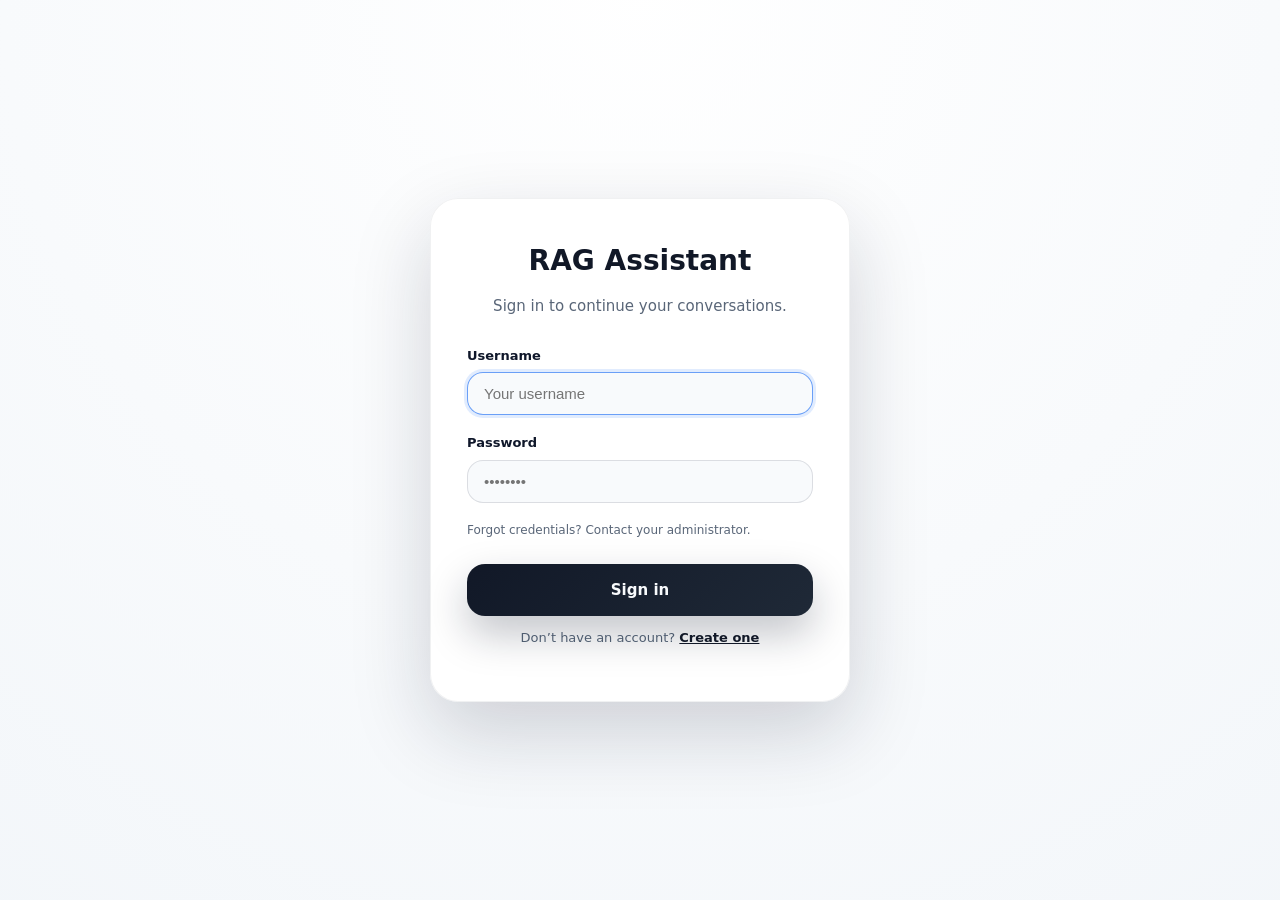
<file: index.html>
<!doctype html>
<html>
  <head>
    <meta charset="utf-8">
    <title>RenderJS Chat + Sidebar Demo</title>

    <!-- 让移动端按设备宽度渲染 -->
    <meta name="viewport" content="width=device-width, initial-scale=1">

    <!-- Core dependencies -->
    <script src="rsvp.js"></script>
    <script src="renderjs.js"></script>

    <!-- Root gadget logic：负责 Chat / Prompt 的联动 -->
    <script src="index_gadget.js"></script>

    <!-- 颜色变量（sidebar.css） -->
    <link rel="stylesheet" href="sidebar.css">

    <style>
      html,
      body {
        height: 100%;
        font-size: 12px;
        -webkit-text-size-adjust: 100%;
        text-size-adjust: 100%;
      }

      body {
        margin: 0;
        font-family: system-ui, -apple-system, BlinkMacSystemFont, "Helvetica Neue",
          Arial, sans-serif;
        background: #f3f4f6;

        display: flex;
        flex-direction: column;
        overflow: hidden; /* 滚动交给内部容器 */
        --app-header-bg: #ffffff;
        --app-header-border: rgba(15, 23, 42, 0.08);
        --app-header-foreground: #0f172a;
      }

      body.dark {
        --app-header-bg: #0b1120;
        --app-header-border: rgba(248, 250, 252, 0.15);
        --app-header-foreground: #e2e8f0;
      }

      body[data-auth-state="locked"] .app-shell {
        visibility: hidden;
        pointer-events: none;
      }

      body[data-auth-state="unlocked"] .app-shell {
        visibility: visible;
      }

      /* 顶层横向结构：左 Sidebar + 右主内容 */
      .app-shell {
        flex: 1;
        min-height: 0;

        display: flex;
        flex-direction: row;
      }

      /* 左侧 sidebar 容器（宽度由 sidebar gadget 内部控制） */
      [data-gadget-scope="sidebar"] {
        flex: 0 0 auto;
        /* 不设置宽度，由 sidebar 内部 .sidebar-root 决定 */
      }

      /* 右侧主内容区域 */
      .app-main {
        flex: 1 1 auto;
        min-width: 0;
        min-height: 0;

        display: flex;
        flex-direction: column;
        overflow: hidden;
      }

      .mobile-header {
        display: none;
      }

      @media (max-width: 1024px) {
        .mobile-header {
          display: block;
          position: sticky;
          top: 0;
          z-index: 5;
          background: var(--app-header-bg);
          border-bottom: 1px solid var(--app-header-border);
          color: var(--app-header-foreground);
          flex-shrink: 0;
        }

        .mobile-header-inner {
          padding: 0 16px;
        }
      }

      .sr-only {
        position: absolute;
        width: 1px;
        height: 1px;
        padding: 0;
        margin: -1px;
        overflow: hidden;
        clip: rect(0, 0, 0, 0);
        border: 0;
      }

      /* 整个聊天布局（上方滚动 chat，下方固定 prompt 或欢迎页） */
      .chat-layout {
        flex: 1;
        min-height: 0;
        height: 100%;
        overflow: hidden;

        display: flex;
        flex-direction: column;
        transition: background 0.2s ease;
      }

      .chat-layout[data-mode="landing"] .chat-scroll {
        display: none;
      }

      /* 上方滚动区域：滚动条在最右边 */
      .chat-scroll {
        flex: 1;
        min-height: 0;

        width: 100%;
        overflow-y: auto;
        overscroll-behavior: contain;
      }

      /* 中间一栏：居中，左右空白 */
      .page-center {
        width: 100%;
        margin: 0 auto;
        min-height: 0;

        display: flex;
        flex-direction: column;
      }

      /* 右侧的 chat gadget 容器 */
      [data-gadget-scope="chat"] {
        /* 在 page-center 内自然占满宽度即可 */
      }

      .prompt-zone {
        flex: 0 0 auto;
        padding: 0 0 16px;
        flex-shrink: 0;
      }

      .prompt-zone-inner {
        width: 100%;
        max-width: 960px;
        margin: 0 auto;
        padding: 0 16px;
        display: flex;
        flex-direction: column;
        align-items: stretch;
        gap: 16px;
      }

      .prompt-landing-title {
        display: none;
        text-align: center;
        font-size: 2.2rem;
        line-height: 1.25;
        font-weight: 600;
        margin: 0;
        color: inherit;
      }

      .chat-layout[data-mode="landing"] {
        overflow: hidden;
      }

      .chat-layout[data-mode="landing"] .prompt-zone {
        flex: 1;
        display: flex;
        align-items: center;
        justify-content: center;
        padding: 32px 0;
        overflow: hidden;
      }

      .chat-layout[data-mode="landing"] .prompt-zone-inner {
        min-height: 60vh;
        justify-content: center;
        align-items: center;
      }

      .auth-layer {
        position: fixed;
        inset: 0;
        z-index: 50;
        align-items: stretch;
        justify-content: center;
        background: radial-gradient(circle at top, rgba(15, 23, 42, 0.2), rgba(0, 0, 0, 0.65));
      }

      body[data-auth-state="unlocked"] .auth-layer {
        display: none;
      }

      .chat-layout[data-mode="landing"] .prompt-landing-title {
        display: block;
      }
    </style>
  </head>
  <body data-auth-state="locked">
      <div class="app-shell">
      <!-- 左侧 AppSidebar gadget -->
      <div
        data-gadget-url="app_sidebar_gadget.html"
        data-gadget-scope="sidebar"
        data-gadget-sandbox="public"
      ></div>

      <!-- 右侧主内容：Chat + Prompt -->
      <div class="app-main" data-role="app-main">
        <div class="mobile-header" data-role="mobile-header-container">
          <div class="mobile-header-inner">
            <div
              data-gadget-url="mobile_header_gadget.html"
              data-gadget-scope="header"
              data-gadget-sandbox="public"
            ></div>
          </div>
        </div>

        <div class="chat-layout" data-role="chat-layout" data-mode="chat">
          <!-- 上方滚动区域：Chat Container -->
          <div class="chat-scroll">
            <div class="page-center">
              <div
                data-gadget-url="chat_container_gadget.html"
                data-gadget-scope="chat"
                data-gadget-sandbox="public"
              ></div>
            </div>
          </div>

          <!-- 下方固定 Prompt Input -->
          <div class="prompt-zone">
            <div class="prompt-zone-inner">
              <h2 class="prompt-landing-title">RAG Assistant</h2>
              <div class="page-center">
                <div
                  data-gadget-url="prompt_input_gadget.html"
                  data-gadget-scope="prompt"
                  data-gadget-sandbox="public"
                ></div>
              </div>
            </div>
          </div>
        </div>
      </div>
    </div>

    <div class="auth-layer" data-role="auth-layer">
      <div
        data-gadget-url="auth_screen_gadget.html"
        data-gadget-scope="auth"
        data-gadget-sandbox="public"
      ></div>
    </div>

    <noscript>Please enable JavaScript.</noscript>
  </body>
</html>
</file>
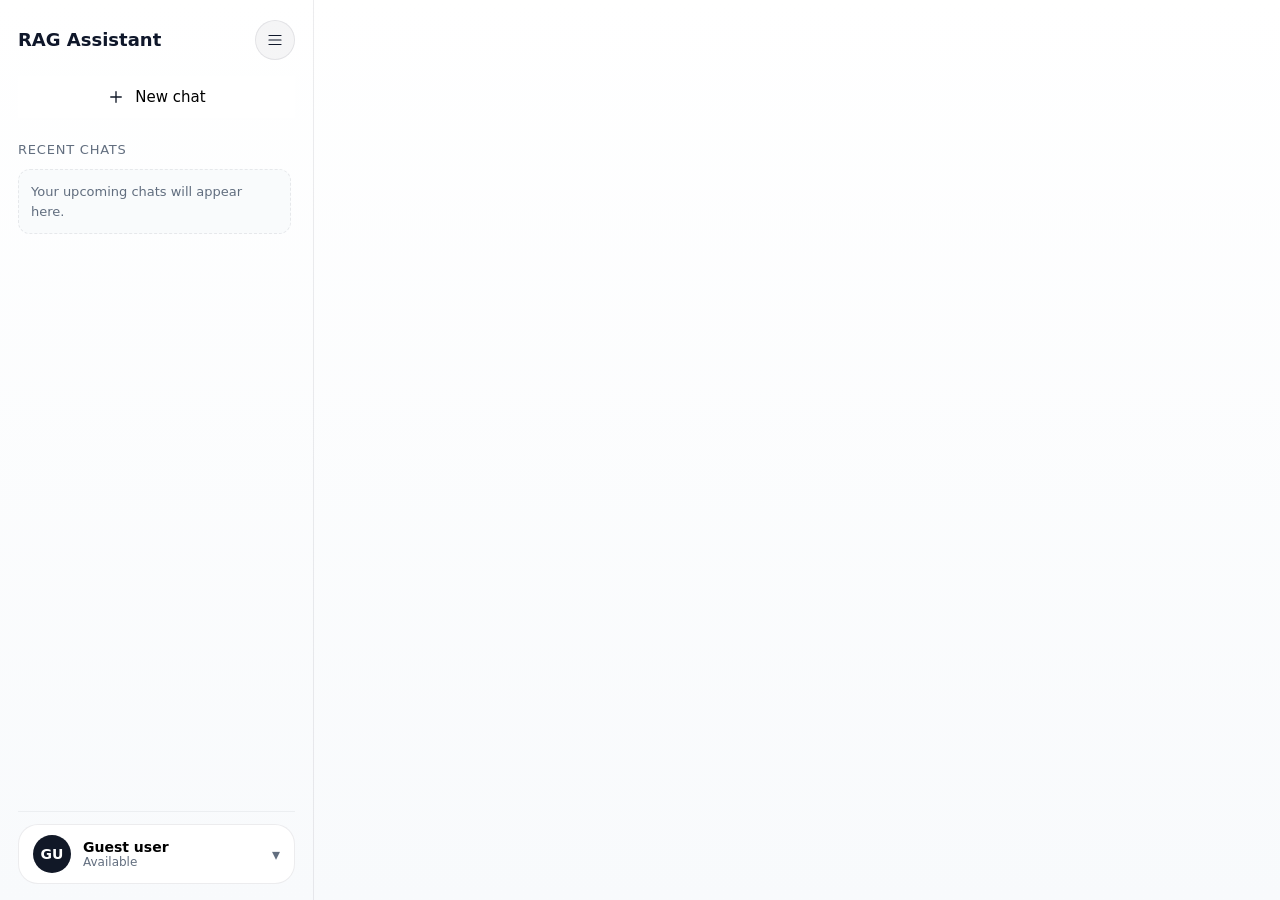
<file: app_sidebar_gadget.html>
<!doctype html>
<html>
  <head>
    <meta charset="utf-8">
    <title>App Sidebar Gadget</title>

    <script src="rsvp.js"></script>
    <script src="renderjs.js"></script>
    <script src="app_sidebar_gadget.js"></script>
  </head>
  <body>
    <style>
      :root {
        color-scheme: light;
        --sidebar-bg: linear-gradient(180deg, #ffffff 0%, #f8fafc 100%);
        --sidebar-border: rgba(15, 23, 42, 0.08);
        --sidebar-muted: rgba(71, 85, 105, 0.85);
        --sidebar-foreground: #0f172a;
        --sidebar-accent: #f1f5f9;
        --sidebar-accent-strong: #e2e8f0;
        --sidebar-primary: #111827;
        --sidebar-radius: 20px;
        --sidebar-card: #ffffff;
        --sidebar-card-muted: rgba(15, 23, 42, 0.04);
        --sidebar-avatar-bg: #111827;
        --sidebar-avatar-fg: #ffffff;
      }

      :root.dark {
        color-scheme: dark;
        --sidebar-bg: linear-gradient(180deg, #0b1120 0%, #111827 100%);
        --sidebar-border: rgba(248, 250, 252, 0.15);
        --sidebar-muted: rgba(226, 232, 240, 0.75);
        --sidebar-foreground: #f8fafc;
        --sidebar-accent: rgba(255, 255, 255, 0.08);
        --sidebar-accent-strong: rgba(255, 255, 255, 0.22);
        --sidebar-primary: #ffffff;
        --sidebar-card: #182133;
        --sidebar-card-muted: #1f2940;
        --sidebar-avatar-bg: rgba(248, 250, 252, 0.9);
        --sidebar-avatar-fg: #0b1120;
      }

      *,
      *::before,
      *::after {
        box-sizing: border-box;
      }

      body {
        margin: 0;
        font-family: "Inter", "SF Pro Display", system-ui, -apple-system,
          BlinkMacSystemFont, "Segoe UI", sans-serif;
        color: var(--sidebar-foreground);
        background: var(--sidebar-bg);
      }

      button {
        font: inherit;
      }

      .dark body {
        background: var(--sidebar-bg);
        color: var(--sidebar-foreground);
      }

      .sidebar-root {
        position: relative;
        width: 314px;
        height: 100vh;
        background: var(--sidebar-bg);
        border-right: 1px solid var(--sidebar-border);
        display: flex;
        flex-direction: column;
        transition: width 0.25s ease, transform 0.25s ease;
        overflow: hidden;
      }

      .sidebar-root[data-state="collapsed"] {
        width: 72px;
      }

      .sidebar-panel {
        flex: 1;
        display: flex;
        flex-direction: column;
        padding: 20px 18px 16px;
        gap: 16px;
        height: 100%;
        position: relative;
        z-index: 20;
      }

      .sidebar-scroll {
        flex: 1;
        min-height: 0;
        display: flex;
        flex-direction: column;
        gap: 24px;
      }

      .sidebar-header {
        display: flex;
        flex-direction: column;
        gap: 16px;
        width: 100%;
        flex-shrink: 0;
      }

      .sidebar-header-top {
        display: flex;
        align-items: center;
        justify-content: space-between;
      }

      .sidebar-root[data-state="expanded"] .sidebar-header-top {
        width: 100%;
      }

      .sidebar-brand {
        display: flex;
        flex-direction: row;
        align-items: baseline;
        gap: 8px;
      }

      .sidebar-brand-title {
        font-size: 18px;
        font-weight: 600;
        line-height: 1.2;
      }

      .sidebar-brand-subtitle {
        font-size: 14px;
        color: var(--sidebar-muted);
        letter-spacing: 0.05em;
        text-transform: uppercase;
      }

      .sidebar-trigger {
        width: 40px;
        height: 40px;
        border-radius: 9999px;
        border: 1px solid var(--sidebar-border);
        background: var(--sidebar-card-muted);
        color: var(--sidebar-foreground);
        display: inline-flex;
        align-items: center;
        justify-content: center;
        cursor: pointer;
        transition: background 0.15s ease, color 0.15s ease;
        margin-left: auto;
      }

      .sidebar-trigger:hover {
        background: var(--sidebar-accent);
      }

      .sidebar-trigger svg {
        width: 18px;
        height: 18px;
      }

      .sidebar-newchat {
        width: 100%;
        border: none;
        background: var(--sidebar-card);
        padding: 12px 16px;
        display: inline-flex;
        align-items: center;
        justify-content: center;
        gap: 10px;
        cursor: pointer;
        transition: transform 0.2s ease, box-shadow 0.2s ease;
        font-size: 15px;
      }

      .sidebar-newchat:hover {
        background: var(--sidebar-accent);
      }

      .sidebar-newchat-icon {
        width: 18px;
        height: 18px;
        display: inline-flex;
        align-items: center;
        justify-content: center;
        color: var(--sidebar-primary);
      }

      .sidebar-section {
        display: flex;
        flex-direction: column;
        gap: 12px;
      }

      .sidebar-section-label {
        font-size: 13px;
        letter-spacing: 0.06em;
        text-transform: uppercase;
        color: var(--sidebar-muted);
      }

      .sidebar-state-message {
        border-radius: 12px;
        padding: 12px;
        font-size: 13px;
        line-height: 1.5;
        display: none;
      }

      .sidebar-state-message[data-state="error"][data-visible="true"] {
        display: block;
        border: 1px solid rgba(239, 68, 68, 0.4);
        background: rgba(239, 68, 68, 0.08);
        color: #b91c1c;
      }

      .sidebar-state-message[data-state="empty"][data-visible="true"] {
        display: block;
        border: 1px dashed var(--sidebar-border);
        background: rgba(248, 250, 252, 0.8);
        color: var(--sidebar-muted);
      }

      .sidebar-skeletons {
        display: none;
        flex-direction: column;
        gap: 8px;
      }

      .sidebar-skeletons[data-active="true"] {
        display: flex;
      }

      .sidebar-skeleton {
        height: 44px;
        border-radius: 12px;
        background: linear-gradient(
          90deg,
          rgba(226, 232, 240, 0.8),
          rgba(237, 242, 247, 0.8),
          rgba(226, 232, 240, 0.8)
        );
        background-size: 200% 100%;
        animation: sidebar-shimmer 1.2s ease-in-out infinite;
      }

      @keyframes sidebar-shimmer {
        0% {
          background-position: 200% 0;
        }
        100% {
          background-position: -200% 0;
        }
      }

      .sidebar-session-scroll {
        flex: 1;
        min-height: 0;
        overflow-y: auto;
        display: flex;
        flex-direction: column;
        padding-right: 4px;
        gap: 24px;
      }

      .sidebar-session-scroll::-webkit-scrollbar {
        width: 6px;
      }

      .sidebar-session-scroll::-webkit-scrollbar-track {
        background: transparent;
      }

      .sidebar-session-scroll::-webkit-scrollbar-thumb {
        background: rgba(148, 163, 184, 0.5);
        border-radius: 4px;
      }

      .sidebar-session-list {
        display: flex;
        flex-direction: column;
        gap: 10px;
      }

      .sidebar-session-list[data-hidden="true"] {
        display: none;
      }

      .sidebar-session-item {
        position: relative;
        z-index: 0;
      }

      .sidebar-session-item[data-menu-open="true"] {
        z-index: 50;
      }

      .sidebar-session-button {
        width: 100%;
        border: none;
        background: var(--sidebar-card);
        display: flex;
        align-items: center;
        justify-content: space-between;
        gap: 12px;
        padding: 12px 42px 12px 14px;
        text-align: left;
        cursor: pointer;
        transition: border-color 0.15s ease, box-shadow 0.15s ease,
          background 0.15s ease;
        color: var(--sidebar-foreground);
      }

      .sidebar-session-button[data-active="true"] {
        background: var(--sidebar-accent);
        border-color: var(--sidebar-accent-strong);
        box-shadow: inset 0 0 0 1px rgba(15, 23, 42, 0.08);
      }

      .sidebar-session-title {
        display: block;
        flex: 1;
        overflow: hidden;
        text-overflow: ellipsis;
        white-space: nowrap;
        font-size: 1.2rem;
        font-weight: 500;
      }

      .sidebar-session-actions {
        position: absolute;
        right: 6px;
        top: 50%;
        transform: translateY(-50%);
      }

      .sidebar-session-more-btn {
        width: 28px;
        height: 28px;
        border-radius: 9999px;
        border: none;
        background: transparent;
        color: var(--sidebar-muted);
        display: inline-flex;
        align-items: center;
        justify-content: center;
        cursor: pointer;
      }

      .sidebar-session-more-btn:hover {
        background: var(--sidebar-accent);
        color: var(--sidebar-foreground);
      }

      .sidebar-session-menu {
        position: absolute;
        right: 6px;
        top: calc(100% + 6px);
        min-width: 160px;
        border-radius: 12px;
        border: 1px solid var(--sidebar-border);
        background: var(--sidebar-card);
        box-shadow: 0 14px 30px rgba(15, 23, 42, 0.15);
        padding: 4px;
        display: none;
        z-index: 80;
      }

      .sidebar-session-menu[data-open="true"] {
        display: flex;
        flex-direction: column;
      }

      .sidebar-session-menu button {
        border: none;
        background: transparent;
        border-radius: 10px;
        padding: 8px 10px;
        text-align: left;
        font-size: 14px;
        color: var(--sidebar-foreground);
        cursor: pointer;
      }

      .sidebar-session-menu button:hover {
        background: var(--sidebar-accent);
      }

      .sidebar-session-menu button[data-variant="danger"] {
        color: #b91c1c;
      }

      .sidebar-footer {
        border-top: 1px solid rgba(15, 23, 42, 0.05);
        padding-top: 12px;
        display: flex;
        flex-direction: column;
        gap: 12px;
        flex-shrink: 0;
      }

      .sidebar-account {
        position: relative;
      }

      .sidebar-account-trigger {
        width: 100%;
        border: 1px solid var(--sidebar-border);
        border-radius: 20px;
        padding: 10px 14px;
        background: var(--sidebar-card);
        display: flex;
        align-items: center;
        gap: 12px;
        cursor: pointer;
      }

      .sidebar-account-avatar {
        width: 38px;
        height: 38px;
        border-radius: 50%;
        background: var(--sidebar-avatar-bg);
        color: var(--sidebar-avatar-fg);
        display: inline-flex;
        align-items: center;
        justify-content: center;
        font-weight: 600;
        font-size: 14px;
      }

      .sidebar-account-text {
        flex: 1;
        display: flex;
        flex-direction: column;
        text-align: left;
      }

      .sidebar-account-name {
        font-size: 14px;
        font-weight: 600;
      }

      .sidebar-account-hint {
        font-size: 12px;
        color: var(--sidebar-muted);
      }

      .sidebar-account-caret {
        color: var(--sidebar-muted);
      }

      .sidebar-account-menu {
        position: absolute;
        right: 0;
        bottom: calc(100% + 6px);
        min-width: 220px;
        border-radius: 16px;
        border: 1px solid var(--sidebar-border);
        background: var(--sidebar-card);
        box-shadow: 0 18px 40px rgba(15, 23, 42, 0.22);
        padding: 12px;
        display: none;
        z-index: 60;
      }


      .sidebar-account[data-open="true"] .sidebar-account-menu {
        display: flex;
        flex-direction: column;
        gap: 10px;
      }

      .sidebar-account-menu-header {
        display: flex;
        align-items: center;
        gap: 10px;
        padding-bottom: 8px;
        border-bottom: 1px solid var(--sidebar-border);
      }

      .sidebar-account-menu-item {
        border: none;
        border-radius: 12px;
        padding: 10px 12px;
        background: rgba(15, 23, 42, 0.04);
        text-align: left;
        font-size: 14px;
        cursor: pointer;
      }

      .sidebar-account-menu-item:hover {
        background: rgba(15, 23, 42, 0.08);
      }

      .sidebar-account-menu-item--has-hint {
        display: flex;
        flex-direction: column;
        align-items: flex-start;
        gap: 2px;
      }

      .sidebar-account-menu-item-hint {
        font-size: 12px;
        color: var(--sidebar-muted);
      }

      .sidebar-account-menu-item--danger {
        color: #b91c1c;
      }

      .sidebar-backdrop {
        position: fixed;
        inset: 0;
        background: transparent;
        opacity: 0;
        pointer-events: none;
        transition: opacity 0.2s ease;
        z-index: 10;
      }

      .sidebar-root.sidebar-root--mobile-open .sidebar-backdrop {
        opacity: 1;
        pointer-events: auto;
      }

      .sidebar-root.sidebar-root--mobile {
        position: fixed;
        inset: 0 auto 0 0;
        transform: translateX(-100%);
        z-index: 30;
      }

      .sidebar-root.sidebar-root--mobile.sidebar-root--mobile-open {
        transform: translateX(0);
        box-shadow: 20px 0 60px rgba(15, 23, 42, 0.35);
      }

      .sr-only {
        position: absolute;
        width: 1px;
        height: 1px;
        padding: 0;
        margin: -1px;
        overflow: hidden;
        clip: rect(0, 0, 0, 0);
        border: 0;
      }

      .sidebar-root[data-state="collapsed"] .sidebar-header-top {
        justify-content: flex-end;
      }

      .sidebar-root[data-state="collapsed"] .sidebar-brand-subtitle,
      .sidebar-root[data-state="collapsed"] .sidebar-brand-title,
      .sidebar-root[data-state="collapsed"] .sidebar-section-label,
      .sidebar-root[data-state="collapsed"] .sidebar-state-message,
      .sidebar-root[data-state="collapsed"] .sidebar-session-scroll {
        display: none !important;
      }

      .sidebar-root[data-state="collapsed"] {
        overflow: visible;
      }

      .sidebar-root[data-state="collapsed"] .sidebar-panel {
        padding: 16px 8px;
      }

      .sidebar-root[data-state="collapsed"] .sidebar-footer {
        margin-top: auto;
        padding-top: 0;
        display: flex !important;
        align-items: center;
      }

      .sidebar-root[data-state="collapsed"] .sidebar-account-trigger {
        justify-content: center;
        width: 48px;
        height: 48px;
        border-radius: 999px;
        padding: 4px;
      }

      .sidebar-root[data-state="collapsed"] .sidebar-account-text,
      .sidebar-root[data-state="collapsed"] .sidebar-account-caret {
        display: none;
      }

      .sidebar-root[data-state="collapsed"] .sidebar-account-menu:not(
          [data-floating="true"]
        ) {
        bottom: auto;
        top: calc(100% + 6px);
        left: 50%;
        right: auto;
        transform: translateX(-50%);
      }

      .sidebar-account-menu[data-floating="true"] {
        position: fixed;
        right: auto;
        bottom: auto;
        transform: none;
        z-index: 400;
        max-width: min(320px, calc(100vw - 32px));
      }

      .sidebar-root[data-state="collapsed"] .sidebar-trigger {
        width: 40px;
        height: 40px;
      }

      .sidebar-root[data-state="collapsed"] .sidebar-newchat {
        width: 40px;
        height: 40px;
        padding: 0;
        border-radius: 9999px;
        justify-content: center;
      }

      .sidebar-root[data-state="collapsed"] .sidebar-newchat span:nth-of-type(2) {
        display: none;
      }

      .sidebar-root[data-state="collapsed"] .sidebar-session-button {
        padding: 12px;
        justify-content: center;
      }

      .sidebar-root[data-state="collapsed"] .sidebar-session-title {
        display: none;
      }

      @media (max-width: 1024px) {
        .sidebar-root {
          position: fixed;
          inset: 0 auto 0 0;
          transform: translateX(-100%);
          z-index: 30;
        }

        .sidebar-root.sidebar-root--mobile-open {
          transform: translateX(0);
        }
      }
    </style>

    <div class="sidebar-root" data-role="sidebar-root" data-state="expanded">
      <div class="sidebar-panel">
        <div class="sidebar-scroll">
          <header class="sidebar-header">
            <div class="sidebar-header-top">
              <div class="sidebar-brand">
                <span class="sidebar-brand-title">RAG Assistant</span>
              </div>
              <button
                type="button"
                class="sidebar-trigger"
                data-action="sidebar-toggle"
              >
                <span class="sr-only">Toggle sidebar (Ctrl/Cmd + B)</span>
                <svg
                  viewBox="0 0 24 24"
                  fill="none"
                  stroke="currentColor"
                  stroke-width="1.6"
                  stroke-linecap="round"
                  stroke-linejoin="round"
                >
                  <path d="M4 6h16" />
                  <path d="M4 12h16" />
                  <path d="M4 18h16" />
                </svg>
              </button>
            </div>
            <button type="button" class="sidebar-newchat" data-action="new-chat">
              <span class="sidebar-newchat-icon" aria-hidden="true">
                <svg
                  viewBox="0 0 24 24"
                  fill="none"
                  stroke="currentColor"
                  stroke-width="1.8"
                  stroke-linecap="round"
                  stroke-linejoin="round"
                >
                  <path d="M12 5v14" />
                  <path d="M5 12h14" />
                </svg>
              </span>
              <span>New chat</span>
            </button>
          </header>

          <div class="sidebar-session-scroll">
            <section class="sidebar-section">
              <div class="sidebar-section-label">Recent chats</div>
              <div
                class="sidebar-state-message"
                data-role="sessions-error"
                data-state="error"
                data-visible="false"
              ></div>
              <div
                class="sidebar-state-message"
                data-role="sessions-empty"
                data-state="empty"
                data-visible="false"
              >
                Your upcoming chats will appear here.
              </div>
              <div class="sidebar-skeletons" data-role="sessions-loading">
                <div class="sidebar-skeleton"></div>
                <div class="sidebar-skeleton"></div>
                <div class="sidebar-skeleton"></div>
              </div>
              <div class="sidebar-session-list" data-role="session-list"></div>
            </section>
          </div>
        </div>

        <footer class="sidebar-footer">
          <div class="sidebar-account" data-role="account" data-open="false">
            <button
              type="button"
              class="sidebar-account-trigger"
              data-action="account-toggle"
            >
              <span class="sidebar-account-avatar" data-role="account-avatar">
                UU
              </span>
              <span class="sidebar-account-text">
                <span
                  class="sidebar-account-name"
                  data-role="account-name"
                >
                  User
                </span>
                <span class="sidebar-account-hint">Available</span>
              </span>
              <span class="sidebar-account-caret">▾</span>
            </button>
            <div class="sidebar-account-menu" data-role="account-menu">
              <div class="sidebar-account-menu-header">
                <span
                  class="sidebar-account-avatar"
                  data-role="account-avatar-menu"
                >
                  UU
                </span>
                <div>
                  <div
                    class="sidebar-account-name"
                    data-role="account-name-menu"
                  >
                    User
                  </div>
                  <div
                    class="sidebar-account-username"
                    data-role="account-username"
                  >
                    user
                  </div>
                </div>
              </div>
              <button
                type="button"
                class="sidebar-account-menu-item sidebar-account-menu-item--has-hint"
                data-action="toggle-theme"
                data-role="theme-menu-item"
              >
                <span>Toggle theme</span>
                <span
                  class="sidebar-account-menu-item-hint"
                  data-role="theme-menu-label"
                >
                  Switch to dark mode
                </span>
              </button>
              <button
                type="button"
                class="sidebar-account-menu-item"
                data-action="account-settings"
              >
                Settings
              </button>
              <button
                type="button"
                class="sidebar-account-menu-item sidebar-account-menu-item--danger"
                data-action="sign-out"
              >
                Log out
              </button>
            </div>
          </div>
        </footer>
      </div>

      <div
        class="sidebar-backdrop"
        data-role="sidebar-backdrop"
        data-action="sidebar-backdrop"
      ></div>
    </div>
  </body>
</html>
</file>
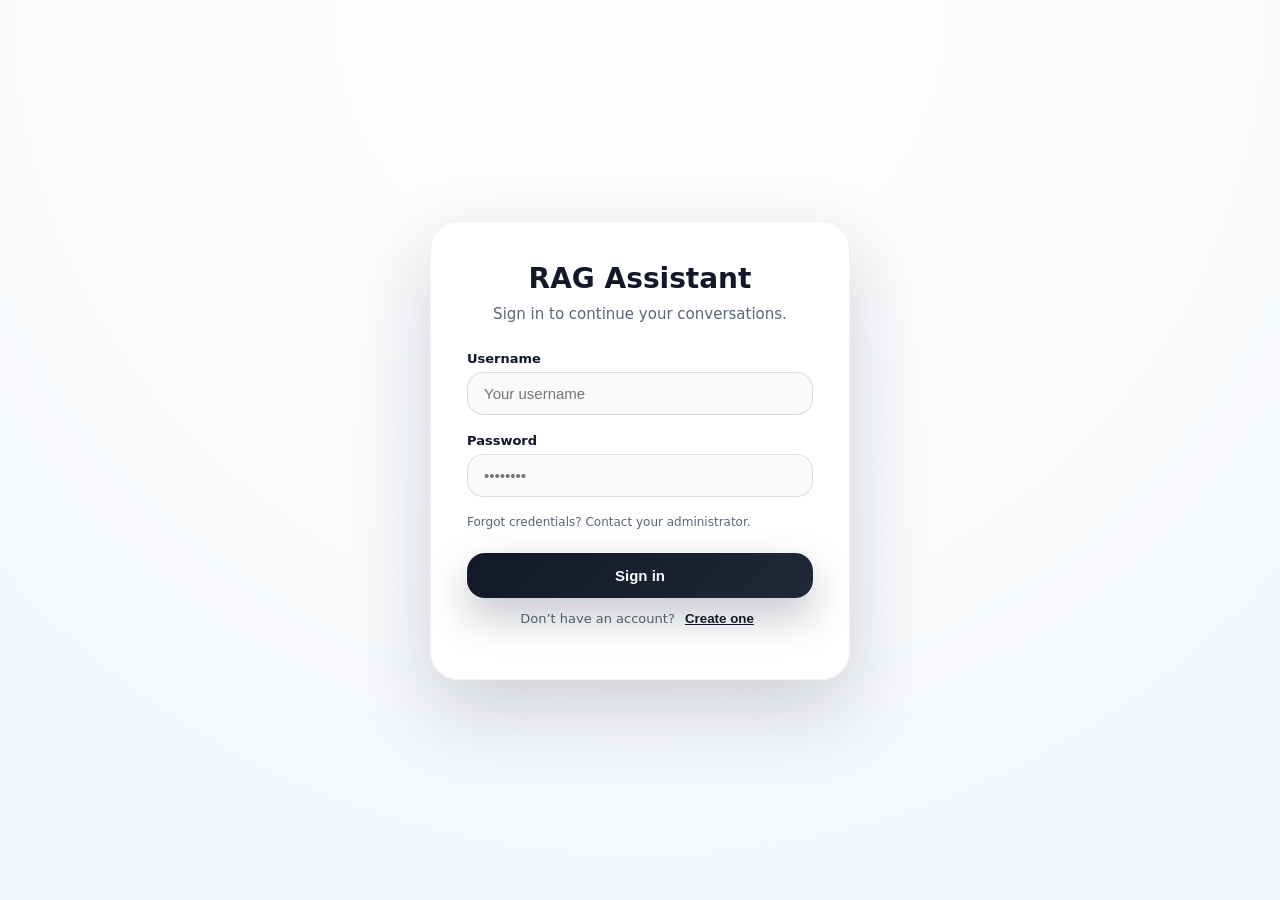
<file: auth_screen_gadget.html>
<!doctype html>
<html>
  <head>
    <meta charset="utf-8">
    <title>Auth Screen Gadget</title>

    <script src="rsvp.js"></script>
    <script src="renderjs.js"></script>
    <script src="auth_screen_gadget.js"></script>
  </head>
  <body>
    <style>
      :root {
        color-scheme: light;
      }

      *,
      *::before,
      *::after {
        box-sizing: border-box;
      }

      body {
        margin: 0;
        font-family: "Inter", "SF Pro Display", system-ui, -apple-system,
          BlinkMacSystemFont, "Segoe UI", sans-serif;
        min-height: 100vh;
      }

      .auth-root {
        width: 100%;
        min-height: 100vh;
        display: flex;
        align-items: center;
        justify-content: center;
        padding: 32px 16px;
        background: radial-gradient(
            circle at top,
            rgba(255, 255, 255, 0.95),
            rgba(241, 245, 249, 0.7)
          ),
          #f8fafc;
      }

      .auth-card {
        width: 100%;
        max-width: 420px;
        border-radius: 28px;
        border: 1px solid rgba(15, 23, 42, 0.06);
        background: rgba(255, 255, 255, 0.96);
        box-shadow: 0 30px 80px rgba(15, 23, 42, 0.18);
        color: #0f172a;
        padding: 40px 36px;
        backdrop-filter: blur(18px);
      }

      .auth-brand {
        text-align: center;
        margin-bottom: 28px;
      }

      .auth-brand-title {
        font-size: 28px;
        font-weight: 600;
        margin: 0;
        color: #111827;
      }

      .auth-brand-subtitle {
        margin-top: 10px;
        font-size: 15px;
        color: rgba(71, 85, 105, 0.9);
      }

      .auth-form {
        display: flex;
        flex-direction: column;
        gap: 18px;
      }

      .auth-field {
        display: flex;
        flex-direction: column;
        gap: 6px;
      }

      .auth-label {
        font-size: 13px;
        font-weight: 600;
        color: #0f172a;
      }

      .auth-input {
        border-radius: 16px;
        border: 1px solid rgba(15, 23, 42, 0.12);
        background: rgba(248, 250, 252, 0.95);
        padding: 12px 16px;
        font-size: 15px;
        color: #0f172a;
        transition: border-color 0.15s ease, box-shadow 0.15s ease;
      }

      .auth-input:focus {
        outline: none;
        border-color: rgba(59, 130, 246, 0.75);
        box-shadow: 0 0 0 3px rgba(59, 130, 246, 0.15);
      }

      .auth-input:disabled {
        opacity: 0.6;
        cursor: not-allowed;
      }

      .auth-error {
        border-radius: 14px;
        padding: 10px 14px;
        font-size: 13px;
        background: rgba(254, 226, 226, 0.7);
        border: 1px solid rgba(248, 113, 113, 0.7);
        color: #991b1b;
        display: none;
      }

      .auth-error[data-visible="true"] {
        display: block;
      }

      .auth-field[data-visible="false"] {
        display: none;
      }

      .auth-hint {
        font-size: 12px;
        color: rgba(71, 85, 105, 0.9);
      }

      .auth-toggle {
        margin-top: 12px;
        font-size: 13px;
        color: rgba(71, 85, 105, 0.95);
        text-align: center;
      }

      .auth-toggle button {
        border: none;
        background: none;
        color: #111827;
        font-weight: 600;
        cursor: pointer;
        text-decoration: underline;
      }

      .auth-button {
        margin-top: 6px;
        width: 100%;
        border: none;
        border-radius: 18px;
        padding: 14px;
        font-size: 15px;
        font-weight: 600;
        color: #f8fafc;
        background: linear-gradient(135deg, #111827, #1f2937);
        box-shadow: 0 18px 40px rgba(15, 23, 42, 0.25);
        cursor: pointer;
        transition: transform 0.15s ease, box-shadow 0.15s ease;
      }

      .auth-button:hover:not(:disabled) {
        transform: translateY(-1px);
        box-shadow: 0 22px 46px rgba(15, 23, 42, 0.3);
      }

      .auth-button:disabled {
        opacity: 0.7;
        cursor: not-allowed;
        transform: none;
        box-shadow: none;
      }

      .auth-demo {
        margin-top: 20px;
        padding: 12px 14px;
        border-radius: 16px;
        background: rgba(241, 245, 249, 0.95);
        border: 1px solid rgba(15, 23, 42, 0.08);
        font-size: 13px;
        color: rgba(71, 85, 105, 0.95);
      }

      .auth-demo strong {
        color: #111827;
        font-weight: 600;
      }

      .auth-status {
        margin-top: 12px;
        font-size: 12px;
        color: rgba(71, 85, 105, 0.8);
        text-align: center;
      }
    </style>

    <div class="auth-root">
      <div class="auth-card">
        <div class="auth-brand">
          <h1 class="auth-brand-title">RAG Assistant</h1>
          <p class="auth-brand-subtitle" data-role="subtitle">
            Sign in to continue your conversations.
          </p>
        </div>

        <form class="auth-form" data-role="form">
          <div class="auth-field">
            <label class="auth-label" for="auth-username">Username</label>
            <input
              id="auth-username"
              class="auth-input"
              type="text"
              name="username"
              autocomplete="username"
              data-role="username"
              placeholder="Your username"
              required
            />
          </div>

          <div class="auth-field">
            <label class="auth-label" for="auth-password">Password</label>
            <input
              id="auth-password"
              class="auth-input"
              type="password"
              name="password"
              autocomplete="current-password"
              data-role="password"
              placeholder="••••••••"
              required
            />
          </div>

          <div
            class="auth-field"
            data-role="confirm-field"
            data-visible="false"
          >
            <label class="auth-label" for="auth-confirm">Confirm password</label>
            <input
              id="auth-confirm"
              class="auth-input"
              type="password"
              name="confirm_password"
              autocomplete="new-password"
              data-role="confirm"
              placeholder="Re-enter password"
            />
          </div>

          <div class="auth-hint" data-role="mode-note">
            Use at least 6 characters for your password.
          </div>

          <div class="auth-error" data-role="error"></div>

          <button type="submit" class="auth-button" data-role="submit">
            Sign in
          </button>
        </form>

        <div class="auth-toggle">
          <span data-role="mode-toggle-label"
            >Don’t have an account?</span
          >
          <button type="button" data-role="mode-toggle">Create one</button>
        </div>

        <div class="auth-status" data-role="status"></div>
      </div>
    </div>
  </body>
</html>
</file>
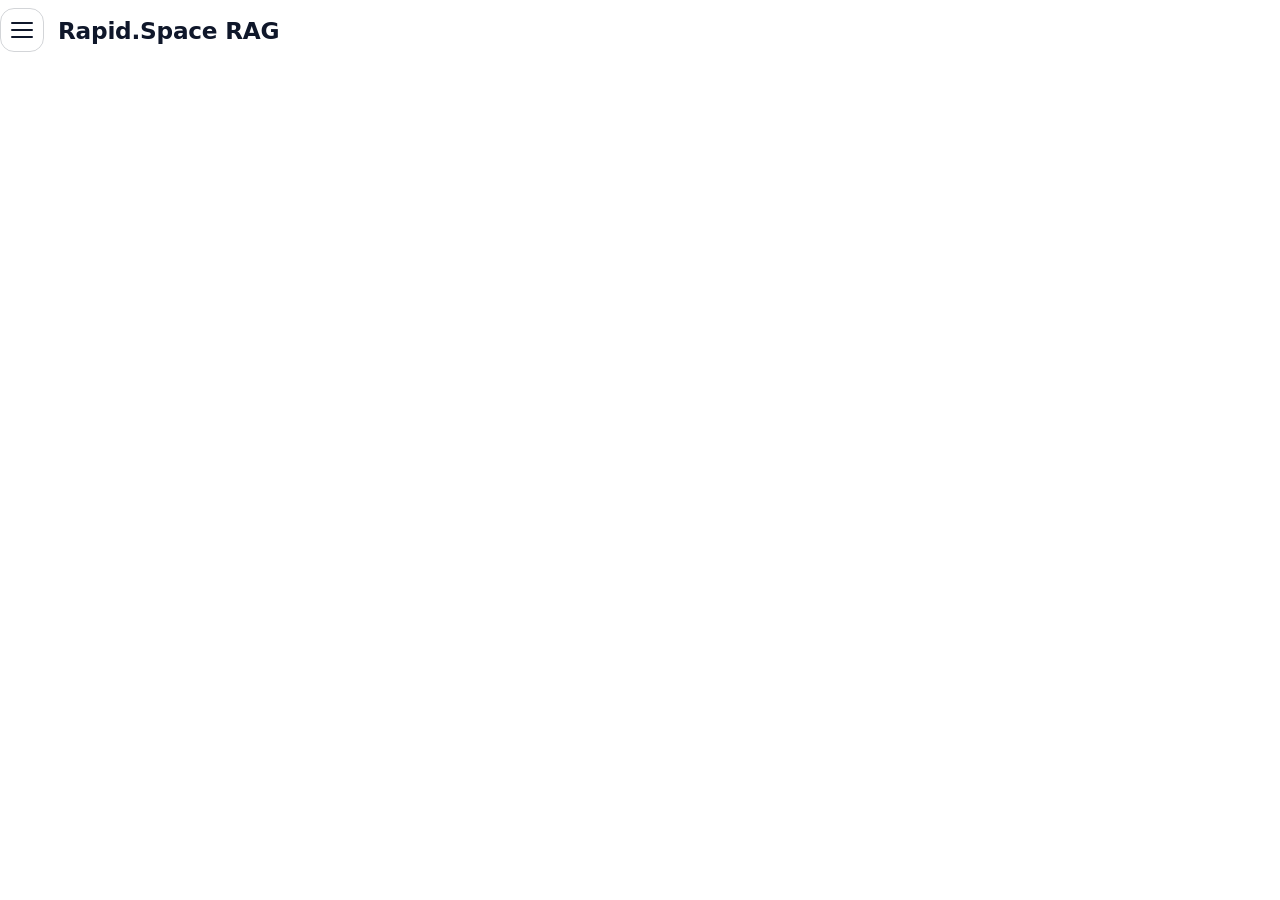
<file: mobile_header_gadget.html>
<!doctype html>
<html>
  <head>
    <meta charset="utf-8">
    <title>Mobile Header Gadget</title>
    <script src="rsvp.js"></script>
    <script src="renderjs.js"></script>
    <script src="mobile_header_gadget.js"></script>
  </head>
  <body>
    <style>
      :root {
        color-scheme: light;
        --header-foreground: #0f172a;
        --header-border: rgba(15, 23, 42, 0.18);
      }

      :root.dark {
        color-scheme: dark;
        --header-foreground: #f8fafc;
        --header-border: rgba(248, 250, 252, 0.28);
      }

      body {
        margin: 0;
        font-family: "Inter", system-ui, -apple-system, BlinkMacSystemFont,
          "Segoe UI", sans-serif;
        background: transparent;
        color: var(--header-foreground);
      }

      .header-root {
        display: flex;
        align-items: center;
        gap: 14px;
        padding: 8px 0;
        color: inherit;
      }

      .header-button {
        width: 44px;
        height: 44px;
        border-radius: 14px;
        border: 1px solid var(--header-border);
        background: transparent;
        color: var(--header-foreground);
        display: inline-flex;
        align-items: center;
        justify-content: center;
        cursor: pointer;
        transition: background 0.2s ease, border-color 0.2s ease;
      }

      .header-button:hover {
        background: rgba(15, 23, 42, 0.06);
      }

      .dark body .header-button:hover {
        background: rgba(248, 250, 252, 0.12);
      }

      .header-icon {
        width: 22px;
        height: 16px;
        display: inline-flex;
        flex-direction: column;
        justify-content: space-between;
      }

      .header-icon span {
        display: block;
        height: 2px;
        border-radius: 999px;
        background: currentColor;
      }

      .header-title {
        font-size: 1.45rem;
        font-weight: 600;
        letter-spacing: -0.01em;
      }

      .sr-only {
        position: absolute;
        width: 1px;
        height: 1px;
        padding: 0;
        margin: -1px;
        overflow: hidden;
        clip: rect(0, 0, 0, 0);
        border: 0;
      }
    </style>
    <div class="header-root" data-role="header-root">
      <button
        type="button"
        class="header-button"
        data-action="toggle-sidebar"
      >
        <span class="header-icon" aria-hidden="true">
          <span></span>
          <span></span>
          <span></span>
        </span>
        <span class="sr-only">Toggle sidebar</span>
      </button>
      <span class="header-title" data-role="header-title">Rapid.Space RAG</span>
    </div>
  </body>
</html>
</file>
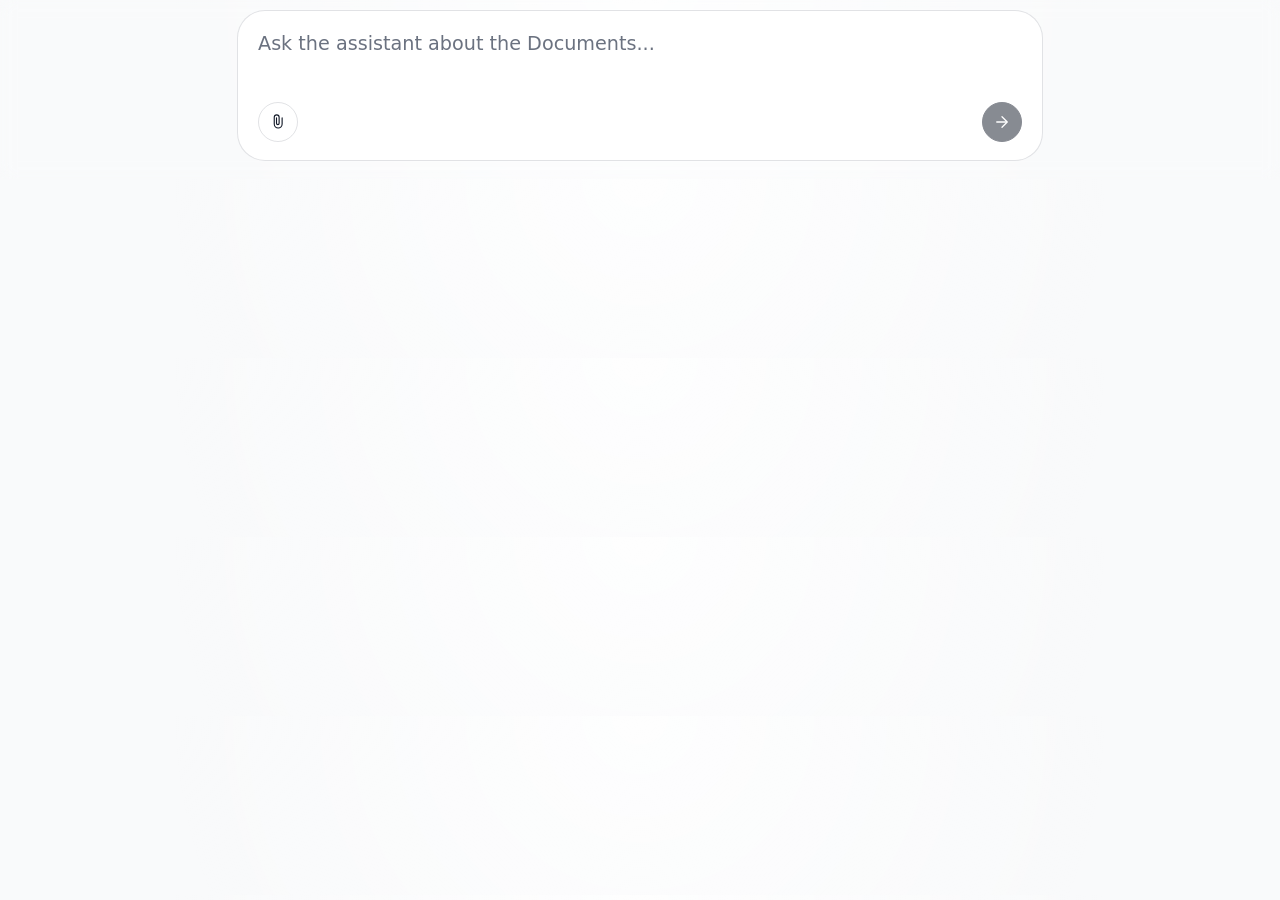
<file: prompt_input_gadget.html>
<!doctype html>
<html>
  <head>
    <meta charset="utf-8">
    <title>Prompt Input Gadget</title>

    <script src="rsvp.js"></script>
    <script src="renderjs.js"></script>
    <script src="prompt_input_gadget.js"></script>
  </head>
  <body>
    <style>
      :root {
        color-scheme: light;
        --prompt-background: radial-gradient(
            circle at top,
            rgba(255, 255, 255, 0.8),
            transparent 70%
          ),
          rgba(249, 250, 251, 0.9);
        --prompt-surface: rgba(255, 255, 255, 0.95);
        --prompt-surface-muted: rgba(15, 23, 42, 0.04);
        --prompt-border: rgba(15, 23, 42, 0.12);
        --prompt-border-strong: rgba(15, 23, 42, 0.4);
        --prompt-muted: #6b7280;
        --prompt-primary: #111827;
        --prompt-button-primary: #111827;
        --prompt-button-primary-hover: #0b1220;
        --prompt-button-primary-text: #ffffff;
      }

      :root.dark {
        color-scheme: dark;
        --prompt-background: radial-gradient(
            circle at top,
            rgba(15, 23, 42, 0.85),
            transparent 70%
          ),
          #0b1220;
        --prompt-surface: rgba(15, 23, 42, 0.92);
        --prompt-surface-muted: rgba(255, 255, 255, 0.08);
        --prompt-border: rgba(248, 250, 252, 0.16);
        --prompt-border-strong: rgba(248, 250, 252, 0.4);
        --prompt-muted: rgba(203, 213, 225, 0.8);
        --prompt-primary: #f8fafc;
        --prompt-button-primary: #f8fafc;
        --prompt-button-primary-hover: #ffffff;
        --prompt-button-primary-text: #0f172a;
      }

      *,
      *::before,
      *::after {
        box-sizing: border-box;
      }

      body {
        margin: 0;
        font-family: "Inter", "SF Pro Display", system-ui, -apple-system,
          BlinkMacSystemFont, "Segoe UI", sans-serif;
        font-size: 18px;
        line-height: 1.6;
        color: var(--prompt-primary);
        background: var(--prompt-background);
      }

      button,
      textarea {
        font: inherit;
      }

      button {
        border: none;
        background: none;
        padding: 0;
        color: inherit;
        cursor: pointer;
      }

      button:disabled {
        cursor: not-allowed;
      }

      .prompt-root {
        width: 100%;
        padding: 10px 0 18px;
        backdrop-filter: blur(8px);
      }

      .prompt-inner {
        max-width: 830px;
        margin: 0 auto;
        padding: 0 12px;
      }

      .prompt-shell {
        border-radius: 28px;
        border: 1px solid var(--prompt-border);
        background: var(--prompt-surface);
        padding: 18px 20px;
        display: flex;
        flex-direction: column;
        gap: 16px;
        cursor: text;
        transition: border-color 0.2s ease, box-shadow 0.2s ease,
          transform 0.2s ease;
      }

      .prompt-shell:focus-within {
        border-color: var(--prompt-border-strong);
        box-shadow: 0 24px 70px rgba(15, 23, 42, 0.18);
      }

      .prompt-stack {
        display: flex;
        flex-direction: column;
        gap: 12px;
      }

      .prompt-textarea-wrapper {
        position: relative;
      }

      .prompt-textarea {
        width: 100%;
        min-height: 48px;
        max-height: 240px;
        border: none;
        outline: none;
        resize: none;
        padding: 0;
        background: transparent;
        color: var(--prompt-primary);
        font-size: 1.2rem;
        line-height: 1.6;
        caret-color: var(--prompt-primary);
      }

      .prompt-textarea::placeholder {
        color: var(--prompt-muted);
        opacity: 1;
      }

      .prompt-files {
        display: flex;
        flex-wrap: wrap;
        gap: 8px;
      }

      .prompt-files:empty {
        display: none;
      }

      .prompt-file-chip {
        display: inline-flex;
        align-items: center;
        gap: 6px;
        padding: 6px 12px;
        border-radius: 9999px;
        border: 1px solid var(--prompt-border);
        background: var(--prompt-surface-muted);
        font-size: 13px;
        color: var(--prompt-primary);
      }

      .prompt-file-chip-name {
        max-width: 180px;
        overflow: hidden;
        text-overflow: ellipsis;
        white-space: nowrap;
      }

      .prompt-file-chip-size {
        font-size: 12px;
        color: var(--prompt-muted);
      }

      .prompt-file-chip-remove {
        border: none;
        background: transparent;
        color: var(--prompt-muted);
        padding: 0;
        line-height: 1;
        font-size: 14px;
        display: inline-flex;
        align-items: center;
        justify-content: center;
      }

      .prompt-file-chip-remove:hover {
        color: var(--prompt-primary);
      }

      .prompt-footer {
        display: flex;
        align-items: center;
        justify-content: space-between;
        gap: 12px;
        flex-wrap: nowrap;
      }

      .prompt-actions {
        display: flex;
        align-items: center;
        gap: 12px;
        flex: 1 1 auto;
        min-width: 0;
      }

      .prompt-icon-button {
        width: 40px;
        height: 40px;
        border-radius: 9999px;
        border: 1px solid transparent;
        display: inline-flex;
        align-items: center;
        justify-content: center;
        transition: background 0.15s ease, color 0.15s ease,
          box-shadow 0.15s ease, border-color 0.15s ease;
        color: var(--prompt-primary);
        line-height: 1;
      }

      .prompt-icon-button:focus-visible {
        outline: 2px solid rgba(17, 24, 39, 0.5);
        outline-offset: 2px;
      }

      .prompt-icon-button--ghost {
        background: transparent;
        border-color: var(--prompt-border);
      }

      .prompt-icon-button--ghost:hover {
        background: rgba(15, 23, 42, 0.04);
      }

      .prompt-icon-button--primary {
        background: var(--prompt-button-primary);
        color: var(--prompt-button-primary-text);
        border-color: var(--prompt-button-primary);
        box-shadow: 0 10px 25px rgba(15, 23, 42, 0.25);
      }

      .prompt-icon-button--primary:hover:not(:disabled) {
        background: var(--prompt-button-primary-hover);
      }

      .prompt-icon-button:disabled {
        opacity: 0.5;
        box-shadow: none;
      }

      .prompt-icon {
        width: 18px;
        height: 18px;
        display: block;
      }

      .prompt-send-icon {
        display: inline-flex;
        align-items: center;
        justify-content: center;
      }

      .prompt-send-icon--dots {
        display: none;
        gap: 4px;
      }

      .prompt-send-dot {
        width: 6px;
        height: 6px;
        border-radius: 50%;
        background: currentColor;
        opacity: 0.6;
      }

      .prompt-icon-button--primary[data-state="busy"] {
        background: rgba(148, 163, 184, 0.35);
        border-color: rgba(148, 163, 184, 0.35);
        color: rgba(15, 23, 42, 0.6);
        box-shadow: none;
      }

      :root.dark .prompt-icon-button--primary[data-state="busy"] {
        background: rgba(148, 163, 184, 0.35);
        color: rgba(248, 250, 252, 0.85);
      }

      .prompt-icon-button--primary[data-state="busy"] .prompt-send-icon--arrow {
        display: none;
      }

      .prompt-icon-button--primary[data-state="busy"]
        .prompt-send-icon--dots {
        display: inline-flex;
      }

      .sr-only {
        position: absolute;
        width: 1px;
        height: 1px;
        padding: 0;
        margin: -1px;
        overflow: hidden;
        clip: rect(0, 0, 0, 0);
        border: 0;
      }

      .prompt-tooltip-wrapper {
        position: relative;
        display: inline-flex;
      }

      .prompt-submit-wrapper {
        margin-left: auto;
        flex-shrink: 0;
      }

      .prompt-tooltip-wrapper[data-tooltip]::after {
        content: attr(data-tooltip);
        position: absolute;
        left: 50%;
        bottom: calc(100% + 8px);
        transform: translateX(-50%);
        padding: 4px 8px;
        border-radius: 9999px;
        background: rgba(15, 23, 42, 0.9);
        color: #ffffff;
        font-size: 12px;
        line-height: 1;
        white-space: nowrap;
        opacity: 0;
        pointer-events: none;
        transition: opacity 0.15s ease;
      }

      .prompt-tooltip-wrapper[data-tooltip]:hover::after,
      .prompt-tooltip-wrapper[data-tooltip]:focus-within::after {
        opacity: 1;
      }

      @media (max-width: 640px) {
        .prompt-shell {
          padding: 16px;
          border-radius: 22px;
        }

        .prompt-inner {
          padding: 0 8px;
        }

        .prompt-footer {
          flex-wrap: nowrap;
          gap: 10px;
        }

        .prompt-icon-button {
          width: 38px;
          height: 38px;
        }
      }
    </style>

    <div class="prompt-root">
      <div class="prompt-inner">
        <div class="prompt-shell" data-role="shell">
          <div class="prompt-stack">
            <label class="prompt-textarea-wrapper">
              <textarea
                class="prompt-textarea"
                data-role="textarea"
                placeholder="Ask the assistant about the Documents..."
                rows="1"
                aria-label="Prompt input"
              ></textarea>
            </label>

            <div class="prompt-files" data-role="files"></div>
          </div>

          <div class="prompt-footer">
            <div class="prompt-actions">
              <div
                class="prompt-tooltip-wrapper"
                data-tooltip="Attach files"
              >
                <button
                  type="button"
                  class="prompt-icon-button prompt-icon-button--ghost"
                  data-action="attach"
                >
                  <span aria-hidden="true">
                    <svg
                      class="prompt-icon"
                      viewBox="0 0 24 24"
                      fill="none"
                      stroke="currentColor"
                      stroke-width="1.5"
                      stroke-linecap="round"
                      stroke-linejoin="round"
                    >
                      <path
                        d="M17.5 6.5v8.25a5.25 5.25 0 1 1-10.5 0V5.75a3.25 3.25 0 0 1 6.5 0v8a1.75 1.75 0 1 1-3.5 0V6.5"
                      />
                    </svg>
                  </span>
                  <span class="sr-only">Attach files</span>
                </button>
              </div>

              <input
                type="file"
                multiple
                data-role="file-input"
                style="display: none;"
              />
            </div>

            <div
              class="prompt-tooltip-wrapper prompt-submit-wrapper"
              data-tooltip="Send message"
              data-role="send-tooltip"
            >
              <button
                type="button"
                class="prompt-icon-button prompt-icon-button--primary"
                data-action="submit"
                data-role="submit-button"
                disabled
                aria-disabled="true"
                data-state="idle"
              >
                <span
                  aria-hidden="true"
                  class="prompt-send-icon prompt-send-icon--arrow"
                >
                  <svg
                    class="prompt-icon"
                    viewBox="0 0 24 24"
                    fill="none"
                    stroke="currentColor"
                    stroke-width="1.7"
                    stroke-linecap="round"
                    stroke-linejoin="round"
                  >
                    <path d="M5 12h13" />
                    <path d="m12 5 7 7-7 7" />
                  </svg>
                </span>
                <span
                  aria-hidden="true"
                  class="prompt-send-icon prompt-send-icon--dots"
                >
                  <span class="prompt-send-dot"></span>
                  <span class="prompt-send-dot"></span>
                  <span class="prompt-send-dot"></span>
                </span>
                <span class="sr-only">Send prompt</span>
              </button>
            </div>
          </div>
        </div>
      </div>
    </div>
  </body>
</html>
</file>
<file: sidebar.css>
@layer base {
  :root {
    --sidebar: oklch(0.985 0 0);
    --sidebar-foreground: oklch(0.145 0 0);
    --sidebar-primary: oklch(0.205 0 0);
    --sidebar-primary-foreground: oklch(0.985 0 0);
    --sidebar-accent: oklch(0.97 0 0);
    --sidebar-accent-foreground: oklch(0.205 0 0);
    --sidebar-border: oklch(0.922 0 0);
    --sidebar-ring: oklch(0.708 0 0);
  }

  .dark {
    --sidebar: oklch(0.205 0 0);
    --sidebar-foreground: oklch(0.985 0 0);
    --sidebar-primary: oklch(0.488 0.243 264.376);
    --sidebar-primary-foreground: oklch(0.985 0 0);
    --sidebar-accent: oklch(0.269 0 0);
    --sidebar-accent-foreground: oklch(0.985 0 0);
    --sidebar-border: oklch(1 0 0 / 10%);
    --sidebar-ring: oklch(0.439 0 0);
  }
}

/* ------------ App Sidebar layout & sessions ------------ */

:root {
  --app-sidebar-width: 16rem;      /* expanded */
  --app-sidebar-width-icon: 3rem;  /* collapsed */
}

/* 根容器：左侧栏 */
.sidebar-root {
  position: relative;
  z-index: 20;

  width: var(--app-sidebar-width);
  height: 100vh;          /* 用 height 而不是 min-height */

  background: var(--sidebar);
  color: var(--sidebar-foreground);

  display: flex;
  flex-direction: column;
  border-right: 1px solid var(--sidebar-border);

  transition: width 0.2s ease-in-out, transform 0.2s ease-in-out;
}

.sidebar-root.sidebar-root--collapsed {
  width: var(--app-sidebar-width-icon);
}

.sidebar-inner {
  display: flex;
  flex-direction: column;
  height: 100%;
}

/* Header */

.sidebar-header {
  display: flex;
  align-items: center;
  gap: 8px;
  padding: 8px 12px;
  border-bottom: 1px solid var(--sidebar-border);
}

.sidebar-toggle-btn {
  width: 28px;
  height: 28px;
  border-radius: 9999px;
  border: none;
  margin-right: 4px;

  display: inline-flex;
  align-items: center;
  justify-content: center;

  cursor: pointer;
  background: transparent;
  color: var(--sidebar-foreground);
}

.sidebar-toggle-btn:hover {
  background: var(--sidebar-accent);
  color: var(--sidebar-accent-foreground);
}

/* 品牌块 */

.sidebar-brand {
  display: flex;
  align-items: center;
  min-width: 0;
}

.sidebar-brand-text {
  display: flex;
  flex-direction: column;
  min-width: 0;
}

.sidebar-brand-title {
  font-size: 13px;
  font-weight: 600;
  line-height: 1.2;
}

.sidebar-brand-subtitle {
  font-size: 11px;
  color: rgba(148, 163, 184, 1);
}

/* -------- collapsed 状态的定制行为 -------- */

/* 折叠时隐藏品牌块，只剩按钮；按钮居中 */
.sidebar-root.sidebar-root--collapsed .sidebar-brand {
  display: none !important;
}

.sidebar-root.sidebar-root--collapsed .sidebar-header {
  justify-content: center;
}

/* 折叠时只保留一个 New Session 图标按钮，不显示 session 列表 */
.sidebar-root.sidebar-root--collapsed .sidebar-session-list {
  display: none !important;
}

/* 让 session 区域内内容居中，方便图标按钮居中显示 */
.sidebar-root.sidebar-root--collapsed .sidebar-session-area {
  align-items: center;
}

/* New Session 压成圆形 icon 按钮 */
.sidebar-root.sidebar-root--collapsed .sidebar-newchat-btn {
  width: 32px;
  height: 32px;
  padding: 0;
  border-radius: 9999px;

  display: inline-flex;
  align-items: center;
  justify-content: center;
}

/* 折叠时隐藏 New Session 的文字，只留图标 */
.sidebar-root.sidebar-root--collapsed .sidebar-newchat-btn-text {
  display: none !important;
}

/* 展开状态下的 Session 区域：占满剩余高度，并在内部滚动 */

.sidebar-session-area {
  flex: 1 1 auto;      /* 在 column 布局中占满 header 下面所有剩余高度 */
  min-height: 0;       /* 关键：允许高度被压缩，否则 overflow 不会触发 */
  padding: 8px;
  display: flex;
  flex-direction: column;
  gap: 8px;

  overflow-y: auto;    /* session 多的时候，这里会出现垂直滚动条 */
  overflow-x: hidden;
}

/* New Chat 按钮（展开状态） */

.sidebar-newchat-btn {
  display: inline-flex;
  align-items: center;
  justify-content: center;
  gap: 6px;

  padding: 6px 10px;
  border-radius: 9999px;
  border: 1px solid var(--sidebar-border);

  font-size: 12px;
  line-height: 1.4;
  background: var(--sidebar-accent);
  color: var(--sidebar-accent-foreground);
  cursor: pointer;

  transition: background-color 0.15s ease, color 0.15s ease,
    border-color 0.15s ease;
}

.sidebar-newchat-btn:hover {
  background: var(--sidebar-primary);
  color: var(--sidebar-primary-foreground);
  border-color: var(--sidebar-primary);
}

.sidebar-newchat-btn-icon {
  font-size: 12px;
}

.sidebar-newchat-btn-text {
  white-space: nowrap;
}

/* Sessions 列表（展开状态） */

.sidebar-session-list {
  margin-top: 4px;
  display: flex;
  flex-direction: column;
  gap: 4px;
}

.sidebar-session-item {
  position: relative;
  border-radius: 8px;
}

/* 主按钮：选中 session */
.sidebar-session-button {
  width: 100%;
  border: none;
  background: transparent;
  cursor: pointer;

  display: flex;
  align-items: center;
  justify-content: space-between; /* 左标题 + 右三点 */
  gap: 4px;

  padding: 6px 8px;
  border-radius: 8px;

  font-size: 12px;
  line-height: 1.4;
  color: var(--sidebar-foreground);

  transition: background-color 0.15s ease, color 0.15s ease;
}

.sidebar-session-button:hover {
  background: var(--sidebar-accent);
  color: var(--sidebar-accent-foreground);
}

.sidebar-session-button[data-active="true"] {
  background: var(--sidebar-accent);
  color: var(--sidebar-accent-foreground);
  font-weight: 500;
}

/* 左侧主内容：只有 title */

.sidebar-session-main {
  display: flex;
  align-items: center;
  gap: 6px;
  min-width: 0;
}

.sidebar-session-title {
  min-width: 0;
  white-space: nowrap;
  text-overflow: ellipsis;
  overflow: hidden;
}

/* 三点按钮：和标题在同一行 */

.sidebar-session-more-btn {
  flex-shrink: 0;
  border: none;
  background: transparent;
  cursor: pointer;

  width: 22px;
  height: 22px;
  border-radius: 9999px;

  display: inline-flex;
  align-items: center;
  justify-content: center;

  font-size: 14px;
  color: rgba(148, 163, 184, 1);
}

.sidebar-session-more-btn:hover {
  background: rgba(15, 23, 42, 0.06);
}

/* Popup 菜单 */

.sidebar-session-menu {
  position: absolute;
  right: 4px;
  top: 100%;
  margin-top: 4px;

  min-width: 120px;
  padding: 4px 0;
  border-radius: 8px;

  background: var(--sidebar);
  color: var(--sidebar-foreground);
  border: 1px solid var(--sidebar-border);
  box-shadow: 0 4px 10px rgba(15, 23, 42, 0.2);

  font-size: 12px;
  display: none;
  z-index: 30;
}

.sidebar-session-item.sidebar-session-item--menu-open
  > .sidebar-session-menu {
  display: block;
}

.sidebar-session-menu-item {
  width: 100%;
  padding: 4px 10px;
  border: none;
  background: transparent;
  text-align: left;
  font-size: 12px;
  line-height: 1.4;
  cursor: pointer;
}

.sidebar-session-menu-item:hover {
  background: var(--sidebar-accent);
  color: var(--sidebar-accent-foreground);
}

/* 移动端：抽屉 + 背景 */

@media (max-width: 768px) {
  .sidebar-root {
    position: fixed;
    inset: 0 auto 0 0;
    height: 100vh;
    transform: translateX(-100%);
    width: var(--app-sidebar-width);
  }

  .sidebar-root.sidebar-root--mobile-open {
    transform: translateX(0);
  }

  .sidebar-backdrop {
    position: fixed;
    inset: 0;
    background: rgba(15, 23, 42, 0.4);
    opacity: 0;
    pointer-events: none;
    transition: opacity 0.2s ease-in-out;
  }

  .sidebar-root.sidebar-root--mobile-open + .sidebar-backdrop {
    opacity: 1;
    pointer-events: auto;
  }
}

@media (min-width: 769px) {
  .sidebar-backdrop {
    display: none;
  }
}
</file>
